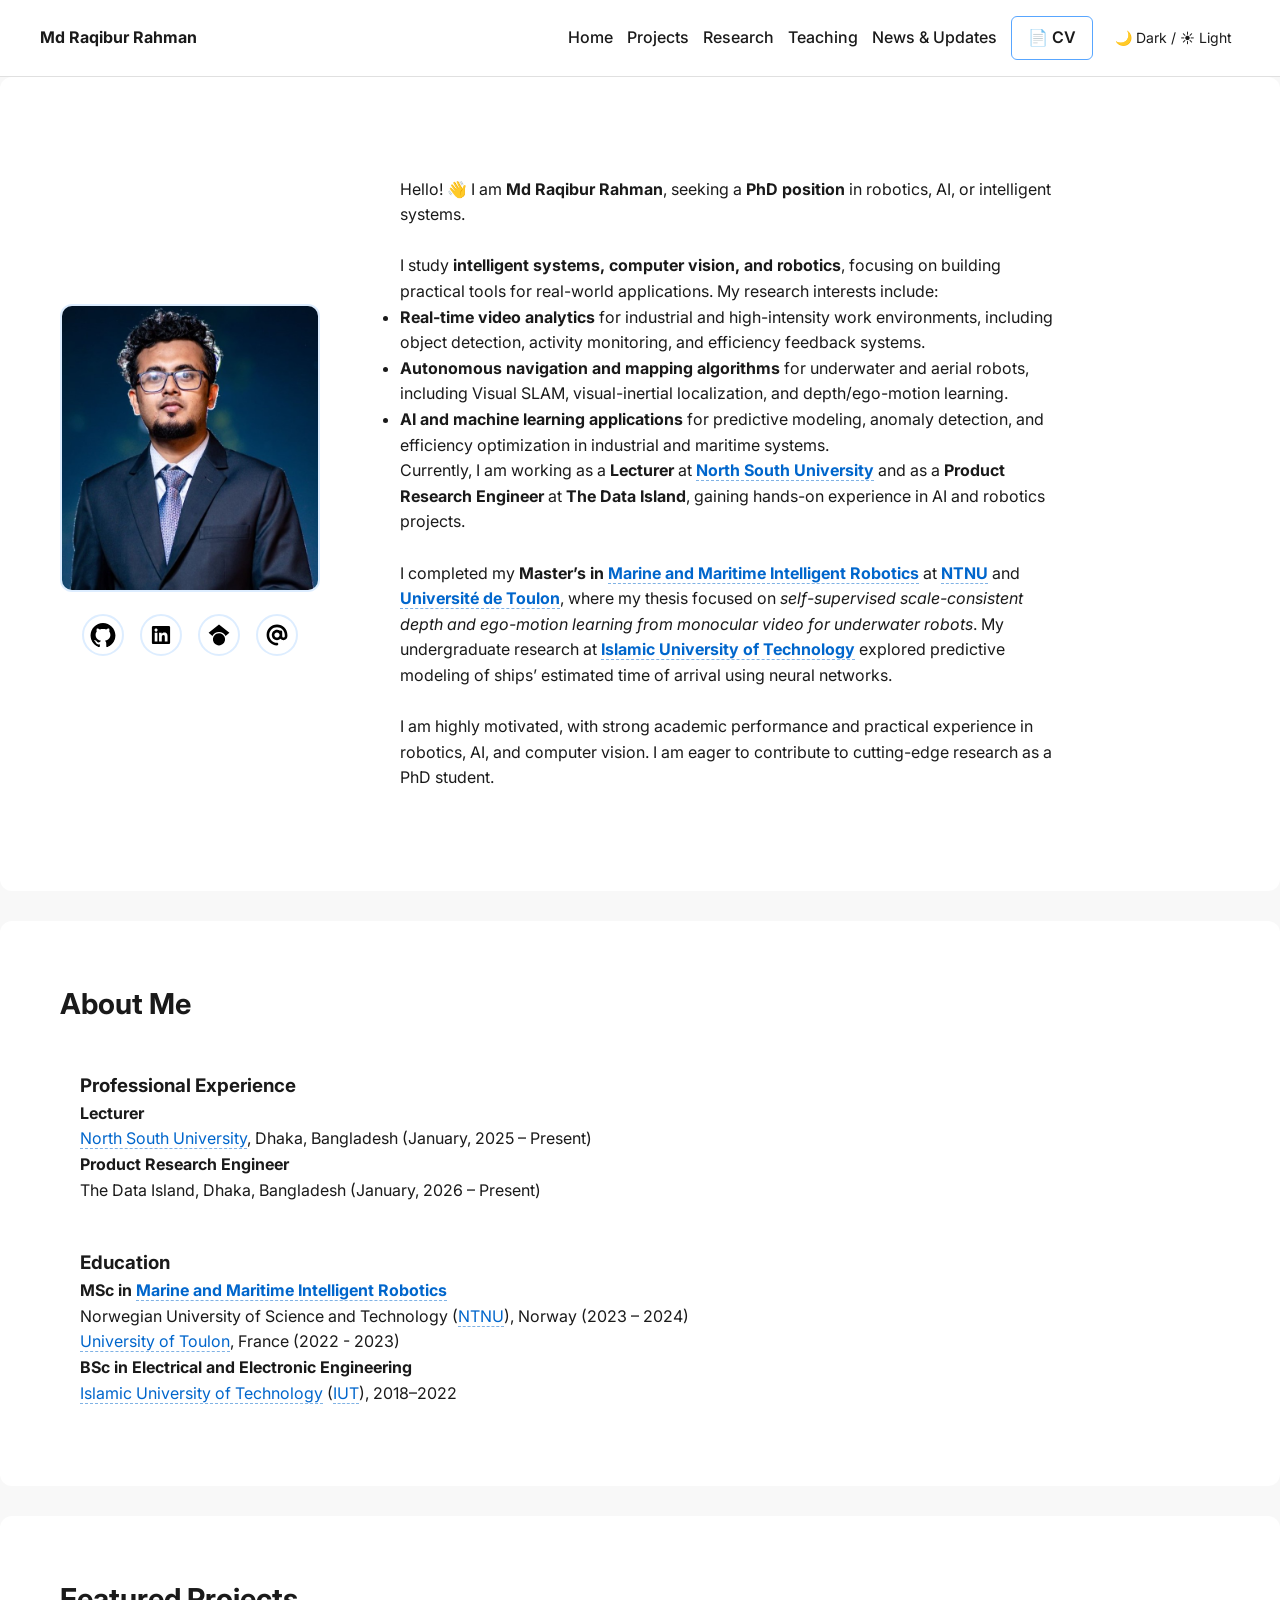
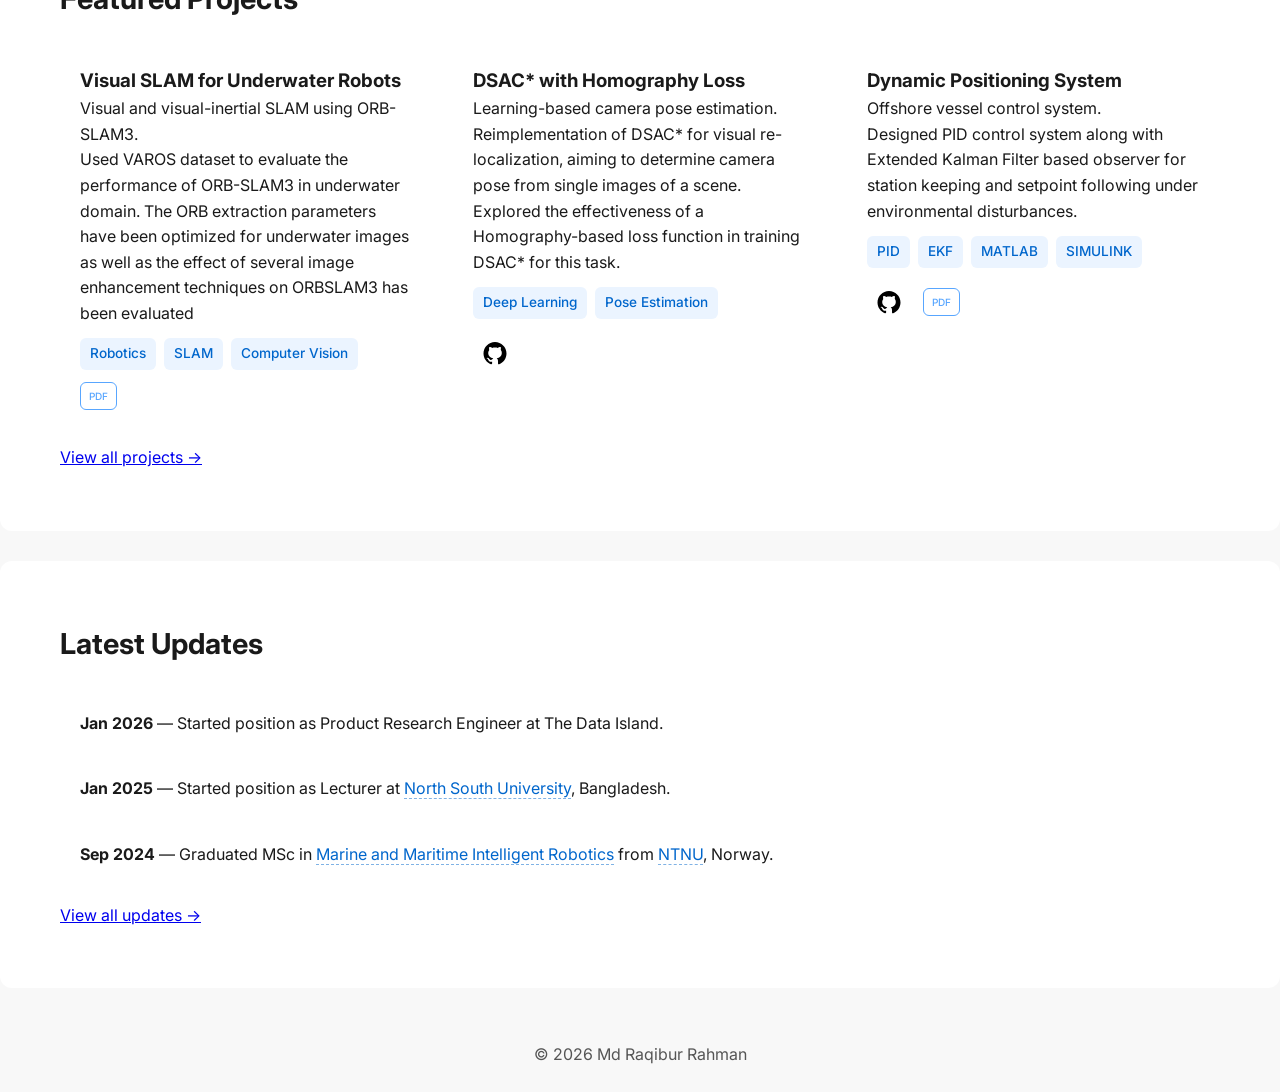
<file: index.html>
<!DOCTYPE html>
<html lang="en">
<head>
  <meta charset="UTF-8">
  <meta name="viewport" content="width=device-width, initial-scale=1.0">

  <title>Md Raqibur Rahman</title>

  <link rel="stylesheet" href="style.css">
  <script defer src="script.js"></script>

  <link href="https://fonts.googleapis.com/css2?family=Inter:wght@300;400;600;700&display=swap" rel="stylesheet">
</head>

<body>

<!-- NAVBAR -->
<nav>
  <div><a href="index.html"><b>Md Raqibur Rahman</b></a></div>

  <div class="nav-links">
    <a href="index.html">Home</a>
    <a href="projects.html">Projects</a>
    <a href="research.html">Research</a>
    <a href="teaching.html">Teaching</a>
    <a href="news.html">News & Updates</a>  
    <a href="https://docs.google.com/document/d/1fiKZjFvmXjajfK5U6OV47PbPvWTsFLaEqUlekurg4SQ/export?format=pdf" target="_blank" class="cv-btn">
      📄 CV
    </a>
    <span class="toggle-btn" onclick="toggleMode()">🌙 Dark / ☀️ Light</span>
  </div>
</nav>

<!-- HERO -->
<div id="home" class="hero fade">

  <!-- LEFT COLUMN: profile pic + icons -->
  <div class="left-column">
    <img src="images/Profile_pic_1.jpg" alt="Md Raqibur Rahman" >
    
    <!-- ICON LINKS BELOW IMAGE -->
    <div class="icon-links">
      <a href="https://github.com/AyonRRahman" target="_blank" title="GitHub">
        <img src="images/icons/github_icon.svg" alt="GitHub">
      </a>
      <a href="https://www.linkedin.com/in/md-raqibur-rahman-a52080153/" target="_blank" title="LinkedIn">
        <img src="images/icons/linkedin_icon.svg" alt="LinkedIn">
      </a>
      <a href="https://scholar.google.com/citations?user=MWtkEGsAAAAJ&hl=en&authuser=1" target="_blank" title="Google Scholar">
        <img src="images/icons/scholar_icon.svg" alt="Google Scholar">
      </a>
      <a href="mailto:raqibur.rahman@northsouth.edu" title="Email">
        <img src="images/icons/email_icon.svg" alt="Email">
      </a>
    </div>
  </div>

  <!-- RIGHT COLUMN: text content -->
  <div class="hero-text">
    <!-- <h1>Md Raqibur Rahman</h1> -->
    <!-- <div class="tagline">Lecturer • AI • Robotics • Computer Vision</div> -->

    <div class="focus card">
      Hello! 👋 I am <strong>Md Raqibur Rahman</strong>, seeking a <strong>PhD position</strong> in robotics, AI, or intelligent systems.<br><br>

      I study <strong>intelligent systems, computer vision, and robotics</strong>, focusing on building practical tools for real-world applications. My research interests include:
      <ul>
        <li><strong>Real-time video analytics</strong> for industrial and high-intensity work environments, including object detection, activity monitoring, and efficiency feedback systems.</li>
        <li><strong>Autonomous navigation and mapping algorithms</strong> for underwater and aerial robots, including Visual SLAM, visual-inertial localization, and depth/ego-motion learning.</li>
        <li><strong>AI and machine learning applications</strong> for predictive modeling, anomaly detection, and efficiency optimization in industrial and maritime systems.</li>
      </ul>

      Currently, I am working as a <strong>Lecturer</strong> at <strong>North South University</strong> and as a <strong>Product Research Engineer</strong> at <strong>The Data Island</strong>, gaining hands-on experience in AI and robotics projects.<br><br>

      I completed my <strong>Master’s in Marine and Maritime Intelligent Robotics</strong> at <strong>NTNU</strong> and <strong>Université de Toulon</strong>, where my thesis focused on <em>self-supervised scale-consistent depth and ego-motion learning from monocular video for underwater robots</em>. My undergraduate research at <strong>Islamic University of Technology</strong> explored predictive modeling of ships’ estimated time of arrival using neural networks.<br><br>

      I am highly motivated, with strong academic performance and practical experience in robotics, AI, and computer vision. I am eager to contribute to cutting-edge research as a PhD student.
    </div>
  </div>

</div>

<!-- ABOUT + PERSONAL -->
<div class="section fade">
  <h2>About Me</h2>
  
  <!-- <div class="section fade">
   -->
  
  <!-- SINGLE-COLUMN LAYOUT -->
  <div style="margin-top:5px; display:flex; flex-direction:column; gap:5px;">
    
    <!-- PROFESSIONAL EXPERIENCE CARD -->
    <div class="card">
      <h3>Professional Experience</h3>
      <p><b>Lecturer</b><br>
      North South University, Dhaka, Bangladesh (January, 2025 – Present)</p>
      <p><b>Product Research Engineer</b><br>
      The Data Island, Dhaka, Bangladesh (January, 2026 – Present)</p>
      
    </div>

    <!-- EDUCATION CARD -->
    <div class="card">
      <h3>Education</h3>
      <p><b>MSc in Marine and Maritime Intelligent Robotics</b><br>
      Norwegian University of Science and Technology (NTNU), Norway (2023 – 2024) <br>
      University of Toulon, France (2022 - 2023)
      </p>
      <p><b>BSc in Electrical and Electronic Engineering</b><br>
      Islamic University of Technology (IUT), 2018–2022</p>
    </div>

  <!-- </div> -->
  </div>
</div>

<!-- PROJECTS -->
<div class="section fade">
  <h2>Featured Projects</h2>
  <div id="projects-preview" class="grid"></div>
  <p style="margin-top:15px;"><a href="projects.html">View all projects →</a></p>
</div>

<!-- NEWS -->
<div class="section fade">
  <h2>Latest Updates</h2>
  <div id="news-preview"></div>
  <p style="margin-top:15px;"><a href="news.html">View all updates →</a></p>
</div>

<!-- FOOTER -->
<footer>
  © 2026 Md Raqibur Rahman
</footer>

</body>
</html>
</file>
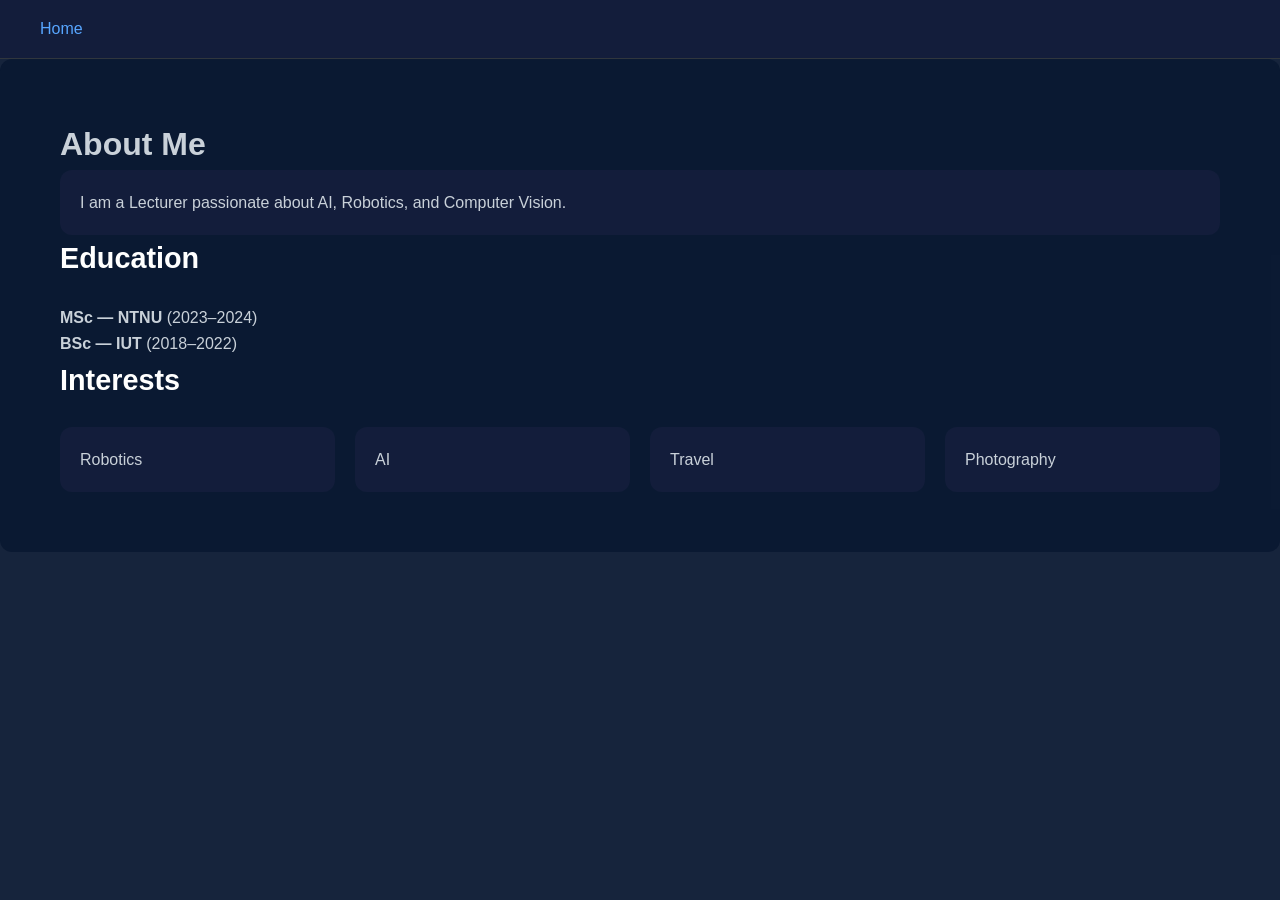
<file: about.html>
<!DOCTYPE html>
<html>
<head>
<title>About</title>
<link rel="stylesheet" href="style.css">
</head>

<body>

<nav>
  <a href="index.html">Home</a>
</nav>

<div class="section">

<h1>About Me</h1>

<div class="card">
I am a Lecturer passionate about AI, Robotics, and Computer Vision.
</div>

<h2>Education</h2>

<div class="timeline">
<p><b>MSc — NTNU</b> (2023–2024)</p>
<p><b>BSc — IUT</b> (2018–2022)</p>
</div>

<h2>Interests</h2>

<div class="grid">
<div class="card">Robotics</div>
<div class="card">AI</div>
<div class="card">Travel</div>
<div class="card">Photography</div>
</div>

</div>

</body>
</html>
</file>
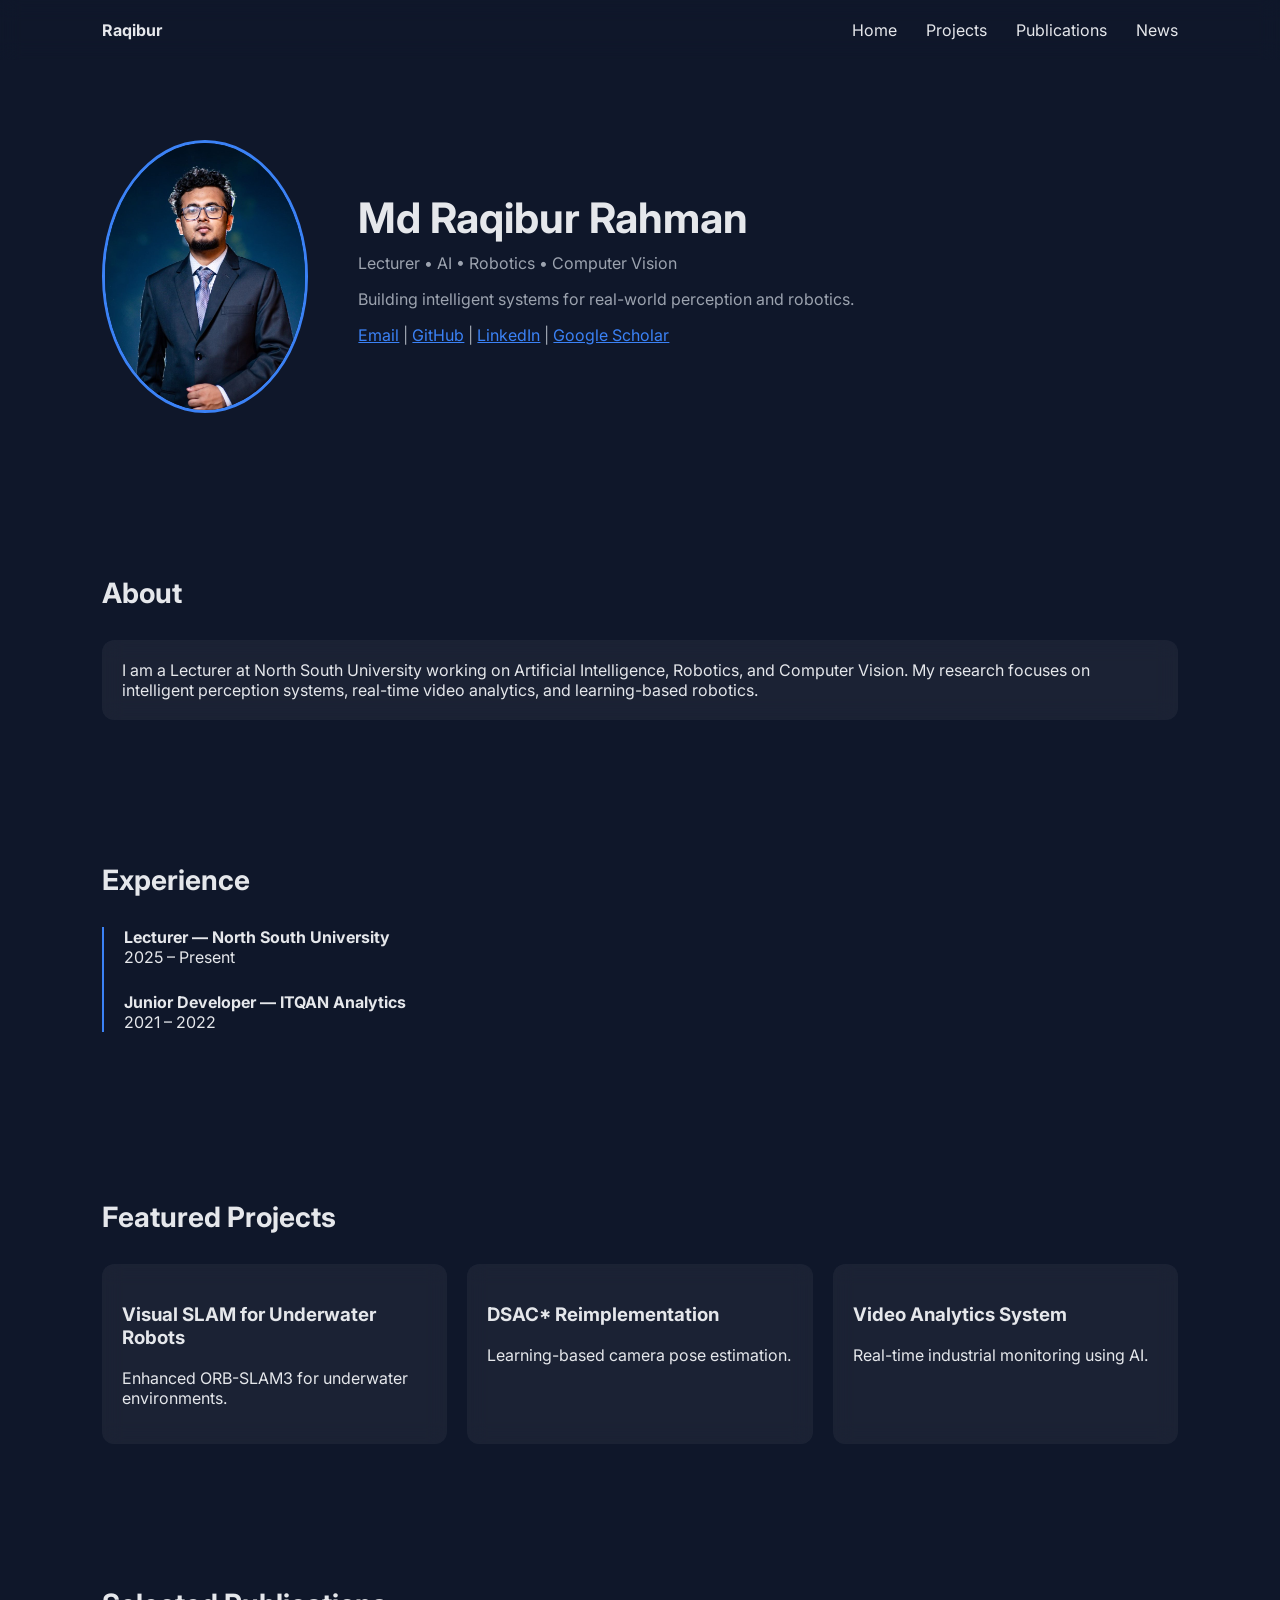
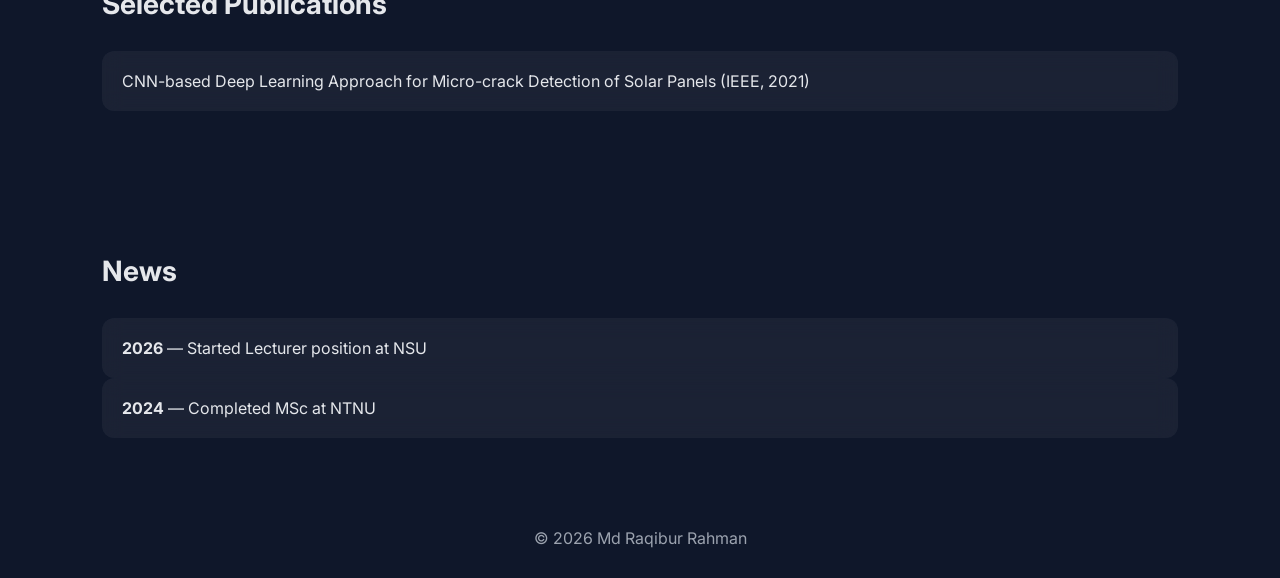
<file: index_new.html>
<!DOCTYPE html>
<html lang="en">
<head>
<meta charset="UTF-8">
<meta name="viewport" content="width=device-width, initial-scale=1.0">

<title>Md Raqibur Rahman</title>

<link href="https://fonts.googleapis.com/css2?family=Inter:wght@300;400;600;700&display=swap" rel="stylesheet">

<style>

:root {
  --bg: #0f172a;
  --card: rgba(255,255,255,0.05);
  --text: #e5e7eb;
  --accent: #3b82f6;
}

body {
  margin: 0;
  font-family: 'Inter', sans-serif;
  background: var(--bg);
  color: var(--text);
}

/* NAVBAR */
nav {
  display: flex;
  justify-content: space-between;
  padding: 20px 8%;
  position: sticky;
  top: 0;
  backdrop-filter: blur(10px);
}

nav a {
  color: var(--text);
  text-decoration: none;
  margin-left: 25px;
}

/* HERO */
.hero {
  padding: 80px 8%;
  display: flex;
  align-items: center;
  gap: 50px;
}

.hero img {
  width: 200px;
  border-radius: 50%;
  border: 3px solid var(--accent);
}

.hero h1 {
  font-size: 42px;
  margin: 0;
}

.hero p {
  color: #9ca3af;
  margin-top: 10px;
}

/* SECTION */
.section {
  padding: 60px 8%;
}

.section h2 {
  font-size: 28px;
  margin-bottom: 30px;
}

/* CARD */
.card {
  background: var(--card);
  padding: 20px;
  border-radius: 12px;
  backdrop-filter: blur(10px);
  transition: 0.3s;
}

.card:hover {
  transform: translateY(-5px);
  box-shadow: 0 10px 30px rgba(0,0,0,0.3);
}

/* GRID */
.grid {
  display: grid;
  grid-template-columns: repeat(auto-fit, minmax(280px, 1fr));
  gap: 20px;
}

/* TIMELINE */
.timeline {
  border-left: 2px solid var(--accent);
  padding-left: 20px;
}

.timeline-item {
  margin-bottom: 25px;
}

/* FOOTER */
footer {
  text-align: center;
  padding: 30px;
  color: #9ca3af;
}

a { color: var(--accent); }

</style>
</head>

<body>

<!-- NAVBAR -->
<nav>
  <div><b>Raqibur</b></div>
  <div>
    <a href="#">Home</a>
    <a href="#">Projects</a>
    <a href="#">Publications</a>
    <a href="#">News</a>
  </div>
</nav>

<!-- HERO -->
<div class="hero">
  <img src="images/Profile_pic.jpg">
  <div>
    <h1>Md Raqibur Rahman</h1>
    <p>Lecturer • AI • Robotics • Computer Vision</p>
    <p>
      Building intelligent systems for real-world perception and robotics.
    </p>
    <p>
      <a href="mailto: raqibur.rahman@northsouth.edu">Email</a> |
      <a href="https://github.com/AyonRRahman">GitHub</a> |
      <a href="https://www.linkedin.com/in/md-raqibur-rahman-a52080153/">LinkedIn</a> |
      <a href="#">Google Scholar</a>
    </p>
  </div>
</div>

<!-- ABOUT -->
<div class="section">
  <h2>About</h2>
  <div class="card">
    I am a Lecturer at North South University working on Artificial Intelligence, Robotics,
    and Computer Vision. My research focuses on intelligent perception systems,
    real-time video analytics, and learning-based robotics.
  </div>
</div>

<!-- EXPERIENCE -->
<div class="section">
  <h2>Experience</h2>
  <div class="timeline">

    <div class="timeline-item">
      <b>Lecturer — North South University</b><br>
      2025 – Present
    </div>

    <div class="timeline-item">
      <b>Junior Developer — ITQAN Analytics</b><br>
      2021 – 2022
    </div>

  </div>
</div>

<!-- PROJECTS -->
<div class="section">
  <h2>Featured Projects</h2>
  <div class="grid">

    <div class="card">
      <h3>Visual SLAM for Underwater Robots</h3>
      <p>Enhanced ORB-SLAM3 for underwater environments.</p>
    </div>

    <div class="card">
      <h3>DSAC* Reimplementation</h3>
      <p>Learning-based camera pose estimation.</p>
    </div>

    <div class="card">
      <h3>Video Analytics System</h3>
      <p>Real-time industrial monitoring using AI.</p>
    </div>

  </div>
</div>

<!-- PUBLICATIONS -->
<div class="section">
  <h2>Selected Publications</h2>
  <div class="card">
    CNN-based Deep Learning Approach for Micro-crack Detection of Solar Panels (IEEE, 2021)
  </div>
</div>

<!-- NEWS -->
<div class="section">
  <h2>News</h2>

  <div class="card">
    <b>2026</b> — Started Lecturer position at NSU
  </div>

  <div class="card">
    <b>2024</b> — Completed MSc at NTNU
  </div>

</div>

<!-- FOOTER -->
<footer>
  © 2026 Md Raqibur Rahman
</footer>

</body>
</html>
</file>
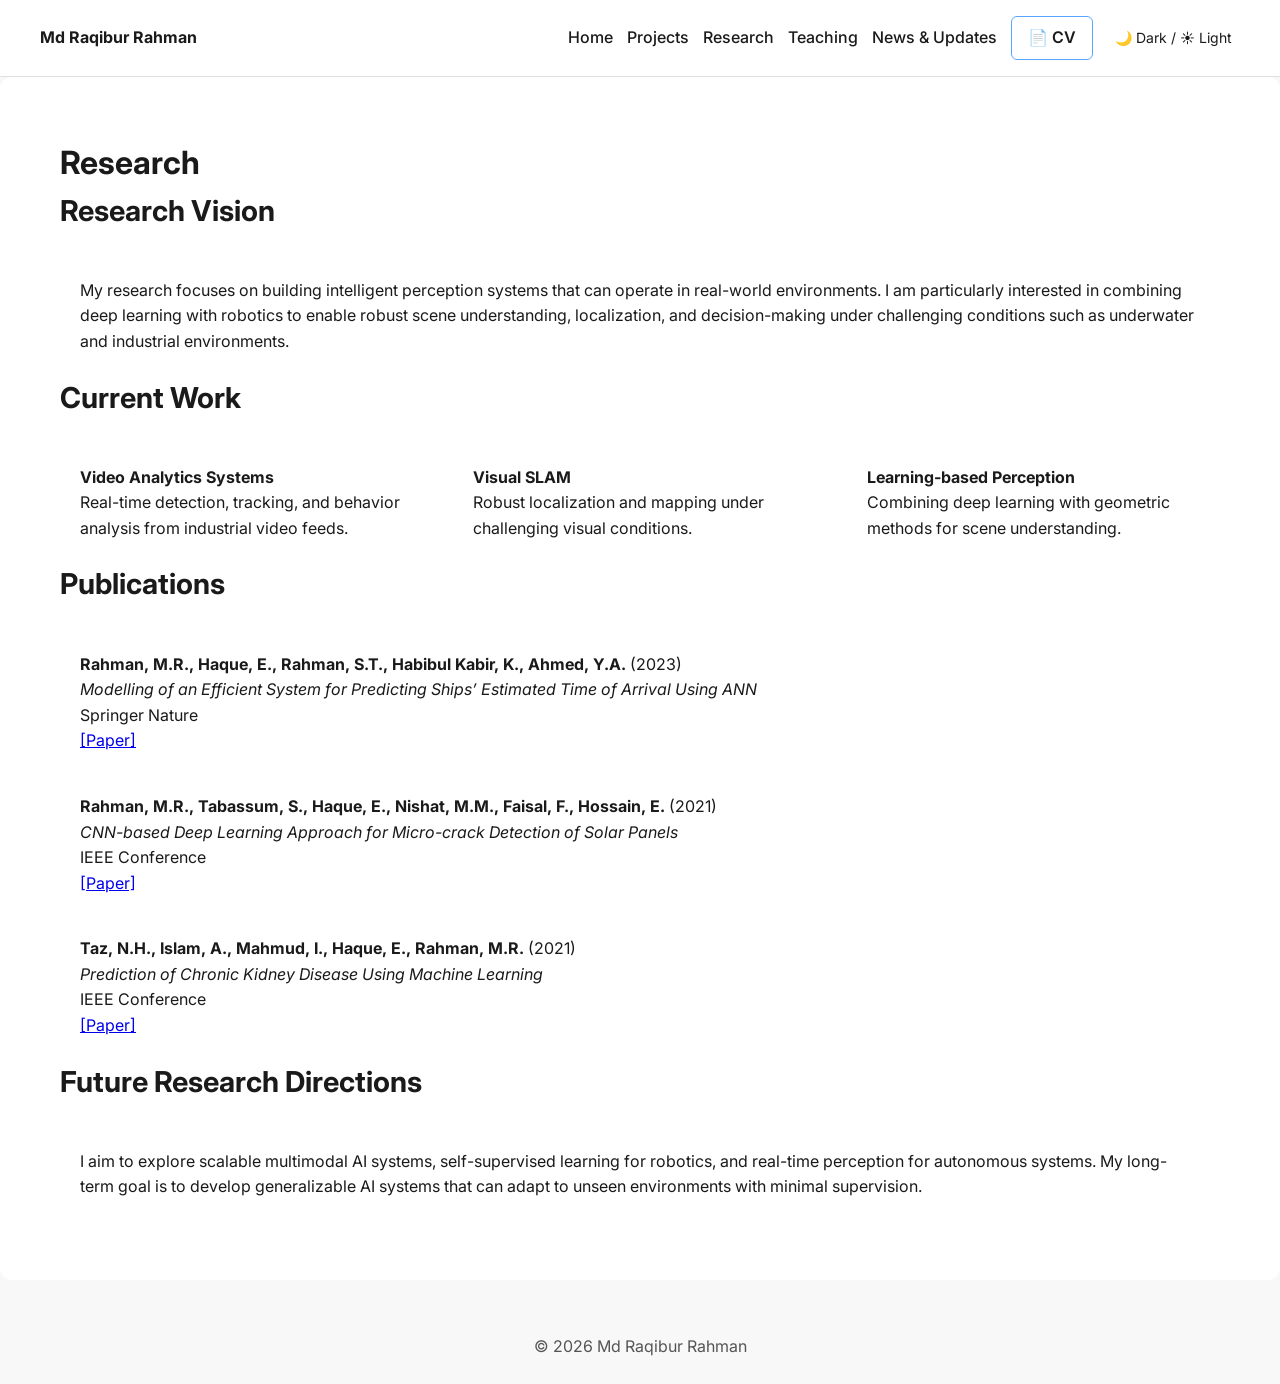
<file: research.html>
<!DOCTYPE html>
<html>
<head>
  <title>Research</title>
  <meta charset="UTF-8">
  <meta name="viewport" content="width=device-width, initial-scale=1.0">

  <link rel="stylesheet" href="style.css">
  <script defer src="script.js"></script>
  <link href="https://fonts.googleapis.com/css2?family=Inter&display=swap" rel="stylesheet">
</head>

<body>

<!-- NAVBAR -->
<nav>
  <div><a href="index.html"><b>Md Raqibur Rahman</b></a></div>

  <div class="nav-links">
    <a href="index.html">Home</a>
    <a href="projects.html">Projects</a>
    <a href="research.html">Research</a>
    <a href="teaching.html">Teaching</a>
    <a href="news.html">News & Updates</a>  
    <a href="https://docs.google.com/document/d/1fiKZjFvmXjajfK5U6OV47PbPvWTsFLaEqUlekurg4SQ/export?format=pdf" target="_blank" class="cv-btn">
      📄 CV
    </a>
    <span class="toggle-btn" onclick="toggleMode()">🌙 Dark / ☀️ Light</span>
  </div>
</nav>


<div class="section fade">

  <h1>Research</h1>

  <!-- RESEARCH VISION -->
  <h2>Research Vision</h2>
  <div class="card fade">
    My research focuses on building intelligent perception systems that can operate 
    in real-world environments. I am particularly interested in combining deep learning 
    with robotics to enable robust scene understanding, localization, and decision-making 
    under challenging conditions such as underwater and industrial environments.
  </div>

  <!-- CURRENT WORK -->
  <h2>Current Work</h2>
  <div id="current-work" class="grid"></div>

  <!-- PUBLICATIONS -->
  <h2>Publications</h2>
  <div id="publications" class="grid-vertical"></div>

  <!-- FUTURE DIRECTIONS -->
  <h2>Future Research Directions</h2>
  <div class="card fade">
    I aim to explore scalable multimodal AI systems, self-supervised learning for robotics,
    and real-time perception for autonomous systems. My long-term goal is to develop 
    generalizable AI systems that can adapt to unseen environments with minimal supervision.
  </div>

</div>

<footer>
  © 2026 Md Raqibur Rahman
</footer>

</body>
</html>
</file>
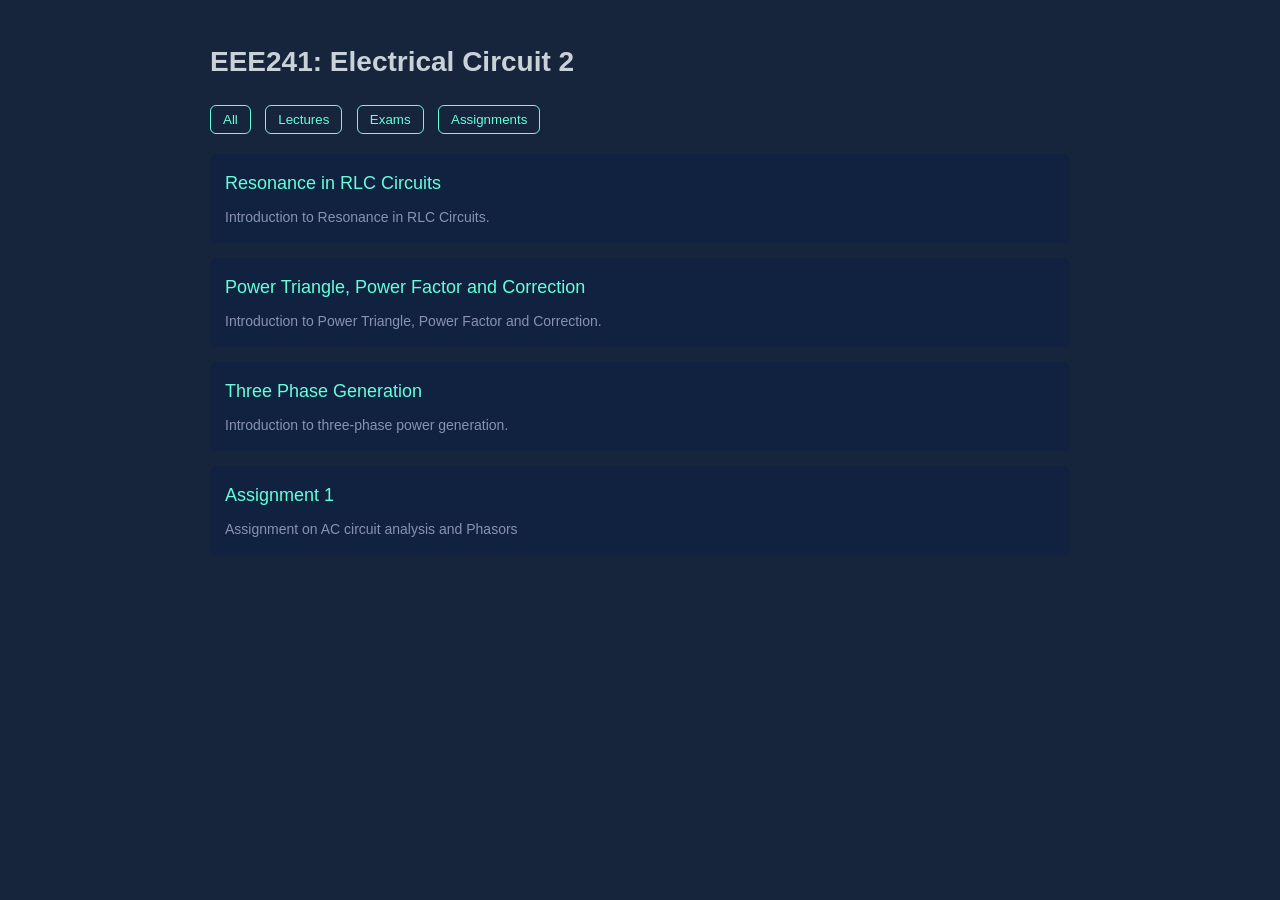
<file: courses/EEE241.html>
<!DOCTYPE html>
<html lang="en">
<head>
  <meta charset="UTF-8">
  <title>EEE241: Electrical Circuit 2</title>

  <!-- Global CSS -->
  <link rel="stylesheet" href="../style.css">

  <!-- Course-specific CSS -->
  <link rel="stylesheet" href="style.css">
</head>
<body>

  <div class="course-container">
    <h1 id="course-title">Loading...</h1>

    <div class="filter-bar">
      <button onclick="filterItems('all')">All</button>
      <button onclick="filterItems('lecture')">Lectures</button>
      <button onclick="filterItems('exam')">Exams</button>
      <button onclick="filterItems('assignment')">Assignments</button>
    </div>

    <div id="resource-list"></div>
  </div>

  <script>
    const JSON_FILE = "EEE241.json";
  </script>

  <script src="script.js"></script>
</body>
</html>
</file>
<file: style.css>
/* =========================
   BASIC RESET + MOBILE-FIRST
========================= */
* {
  margin: 0;
  padding: 0;
  box-sizing: border-box;
}

body {
  font-family: 'Inter', Arial, sans-serif;
  background: rgba(10, 25, 50, 0.95);
  color: #c9d1d9;
  line-height: 1.6;
  font-size: 16px;
}

body.light {
  background: #f8f8f8;
  color: #1a1a1a;
}

/* =========================
   NAVBAR
========================= */
nav {
  display: flex;
  justify-content: space-between;
  align-items: center;
  padding: 14px 20px;
  background: rgba(20, 30, 60, 0.95);
  border-bottom: 1px solid #30363d;
  position: sticky;
  top: 0;
  z-index: 100;
  backdrop-filter: blur(10px);
  flex-wrap: wrap;
  gap: 12px;
}

body.light nav {
  background: #ffffff;
  border-color: #e0e0e0;
}

.nav-links {
  display: flex;
  align-items: center;
  flex-wrap: wrap;
  gap: 14px;
}

nav a {
  text-decoration: none;
  color: #58a6ff;
  font-weight: 500;
  white-space: nowrap;
}

body.light nav a {
  color: #1a1a1a;
}

.cv-btn {
  border: 1px solid #58a6ff;
  color: #58a6ff;
  padding: 8px 16px;
  border-radius: 6px;
  font-weight: 600;
  transition: 0.3s;
  white-space: nowrap;
}

.cv-btn:hover {
  background: #58a6ff;
  color: #fff;
  box-shadow: 0 0 15px #58a6ffaa;
}

.toggle-btn {
  cursor: pointer;
  font-size: 14px;
  padding: 4px 8px;
}

/* =========================
   HERO
========================= */
.hero {
  display: flex;
  flex-direction: column;
  align-items: center;
  padding: 40px 20px;
  gap: 30px;
  background: rgba(10, 25, 50, 0.95);
  border-radius: 12px;
  text-align: center;
  margin-bottom: 30px;

}

body.light .hero {
  background: #ffffff;
}

.left-column img {
  width: 100%;
  max-width: 260px;
  border-radius: 12px;
  border: 2px solid #58a6ff33;
}

.hero-text {
  width: 100%;
  max-width: 700px;
}

.hero-text h1 {
  font-size: 2.2rem;
  margin-bottom: 12px;
}

.tagline {
  font-size: 1.1rem;
  color: #8b949e;
  margin-bottom: 18px;
}

.focus {
  text-align: left;
  padding: 20px;
  background: rgba(255,255,255,0.05);
  border-radius: 10px;
  width: 100%;
}

body.light .focus {
  background: #f9f9f9;
}

.icon-links {
  display: flex;
  gap: 16px;
  justify-content: center;
  margin-top: 15px;
}

.icon-links img {
  width: 42px;
  height: 42px;
  transition: 0.2s;
  padding: 6px;
  border-radius: 50%;
}

.icon-links img:hover {
  transform: scale(1.15);
}

body:not(.light) .icon-links img {
  background: #ffffff;
  filter: brightness(0.75);
}

/* =========================
   SECTIONS
========================= */
.section {
  padding: 40px 20px;
  margin-bottom: 30px;
  background: rgba(10, 25, 50, 0.95);
  border-radius: 12px;
}

body.light .section {
  background: #ffffff;
}

.section h2 {
  font-size: 1.8rem;
  margin-bottom: 24px;
  color: #ffffff;
}

body.light .section h2 {
  color: #1a1a1a;
}

/* =========================
   CARDS & GRIDS
========================= */
.card {
  background: rgba(20, 30, 60, 0.9);
  border-radius: 12px;
  padding: 20px;
  transition: 0.3s;
}

body.light .card {
  background: #ffffff;
}

.card:hover {
  transform: translateY(-6px);
  box-shadow: 0 8px 25px rgba(88,166,255,0.4);
}

.grid, .grid-2 {
  display: grid;
  gap: 20px;
}

.grid {
  grid-template-columns: repeat(auto-fit, minmax(260px, 1fr));
}

.grid-2 {
  grid-template-columns: repeat(auto-fit, minmax(280px, 1fr));
}

/* =========================
   PROJECTS
========================= */
.project-card {
  display: flex;
  flex-direction: column;
  gap: 20px;
  padding: 20px;
  border-radius: 14px;
  background: rgba(20, 30, 60, 0.9);
  border: 1px solid rgba(88,166,255,0.1);
}

body.light .project-card {
  background: #ffffff;
  border: 1px solid #e0e0e0;
}

.project-card:hover {
  transform: translateY(-5px);
  box-shadow: 0 10px 30px rgba(88,166,255,0.25);
}

.project-image img {
  width: 100%;
  height: auto;
  max-height: 180px;
  object-fit: cover;
  border-radius: 10px;
}

.project-content {
  flex: 1;
}
/* =========================
   PROJECT TAGS
========================= */
.project-tags {
  margin-top: 12px;
  display: flex;
  flex-wrap: wrap;
  gap: 8px;
}

.project-tags span {
  background: rgba(88, 166, 255, 0.15);
  color: #58a6ff;
  padding: 5px 10px;
  border-radius: 6px;
  font-size: 0.85rem;
  font-weight: 500;
  white-space: nowrap;
}

body.light .project-tags span {
  background: rgba(88, 166, 255, 0.12);
  color: #0066cc;
}
.project-actions {
  display: flex;
  flex-wrap: wrap;
  gap: 12px;
  margin-top: 12px;
  align-items: center;
}

/* Buttons - RESTORED */
.btn-primary {
  padding: 10px 16px;
  border-radius: 6px;
  text-decoration: none;
  color: #58a6ff;
  border: 1px solid #58a6ff;
  font-weight: 500;
  transition: 0.3s;
  display: inline-block;
}
.btn-primary-pdf {
  padding: 5px 8px;
  border-radius: 6px;
  text-decoration: none;
  color: #58a6ff;
  border: 1px solid #58a6ff;
  font-weight: 500;
  font-size: 10px;
  transition: 0.3s;
  display: inline-block;
}

.btn-primary:hover {
  background: #58a6ff;
  color: #fff;
}

.btn-primary-pdf:hover {
  background: #58a6ff;
  color: #fff;
}

.project-actions .btn-github {
  display: flex;
  align-items: center;
  justify-content: center;
  width: 44px;
  height: 44px;
  border-radius: 50%;
  background: #ffffff;
  border: none;
  transition: 0.2s;
}

.project-actions .btn-github img {
  width: 24px;
  height: 24px;
}

body:not(.light) .project-actions .btn-github {
  background: #ffffff;
}

.project-actions .btn-github:hover {
  transform: scale(1.15);
}

/* =========================
   NEWS TIMELINE
========================= */
#news-container {
  max-width: 820px;
  margin: 0 auto;
  padding: 20px 10px;
  position: relative;
}

#news-container::before {
  content: "";
  position: absolute;
  left: 14px;
  top: 0;
  bottom: 0;
  width: 3px;
  background: rgba(88,166,255,0.25);
}

.timeline-item {
  position: relative;
  margin-bottom: 32px;
  padding-left: 42px;
}

.timeline-dot {
  position: absolute;
  left: 8px;
  top: 6px;
  width: 14px;
  height: 14px;
  background: #58a6ff;
  border-radius: 50%;
  border: 3px solid #fff;
}

body.light .timeline-dot {
  border-color: #f8f8f8;
}

.timeline-content {
  background: rgba(20, 30, 60, 0.9);
  padding: 16px 18px;
  border-radius: 10px;
}

body.light .timeline-content {
  background: #ffffff;
  color: #1a1a1a;
}

/* =========================
   FADE + FOOTER
========================= */
.fade {
  opacity: 0;
  transform: translateY(20px);
  transition: 0.6s;
}

.fade.show {
  opacity: 1;
  transform: translateY(0);
}

footer {
  text-align: center;
  padding: 24px 20px;
  background: rgba(20, 30, 60, 0.95);
  color: #8b949e;
}

body.light footer {
  background: #f8f8f8;
  color: #555;
}

/* =========================
   MEDIA QUERIES
========================= */
@media (min-width: 768px) {
  .hero {
    flex-direction: row;
    text-align: left;
    padding: 60px 40px;
    gap: 40px;
  }

  .hero-text h1 {
    font-size: 2.8rem;
  }

  .section {
    padding: 50px 40px;
  }

  .project-card {
    flex-direction: row;
  }

  .project-image img {
    width: 240px;
    height: 160px;
  }

  nav {
    padding: 16px 40px;
  }
}

@media (min-width: 1024px) {
  .hero {
    padding: 80px 60px;
    gap: 60px;
  }

  .hero-text h1 {
    font-size: 3.2rem;
  }

  .section {
    padding: 60px 60px;
  }

  #news-container {
    padding: 30px 20px;
  }
}

@media (min-width: 1400px) {
  .section, .hero {
    max-width: 1200px;
    margin-left: auto;
    margin-right: auto;
  }
}

/* =========================
   AUTO LINKS (SMART LINKS)
========================= */
.auto-link {
  color: #58a6ff;
  text-decoration: none;
  border-bottom: 1px dashed rgba(88,166,255,0.6);
  transition: 0.2s;
  cursor: pointer;
}

.auto-link:hover {
  color: #79c0ff;
  border-bottom: 1px solid #79c0ff;
}

/* Light mode */
body.light .auto-link {
  color: #0066cc;
  border-bottom: 1px dashed rgba(0,102,204,0.5);
}

body.light .auto-link:hover {
  color: #004a99;
  border-bottom: 1px solid #004a99;
}
</file>
<file: courses/style.css>
.course-container {
  max-width: 900px;
  margin: auto;
  padding: 40px 20px;
}

#course-title {
  margin-bottom: 20px;
  font-size: 28px;
}

/* FILTER BAR */
.filter-bar {
  margin-bottom: 20px;
}

.filter-bar button {
  background: transparent;
  border: 1px solid #64ffda;
  color: #64ffda;
  padding: 6px 12px;
  margin-right: 10px;
  cursor: pointer;
  border-radius: 6px;
  transition: 0.3s;
}

.filter-bar button:hover {
  background: #64ffda;
  color: #0a192f;
}

/* RESOURCE CARD */
.resource {
  background: #112240;
  padding: 15px;
  margin-bottom: 15px;
  border-radius: 8px;
  transition: 0.3s;
}

.resource:hover {
  background: #233554;
}

.resource a {
  color: #64ffda;
  font-size: 18px;
  text-decoration: none;
}

.resource p {
  margin-top: 8px;
  font-size: 14px;
  color: #8892b0;
}

.resource.hidden {
  display: none;
}
</file>
